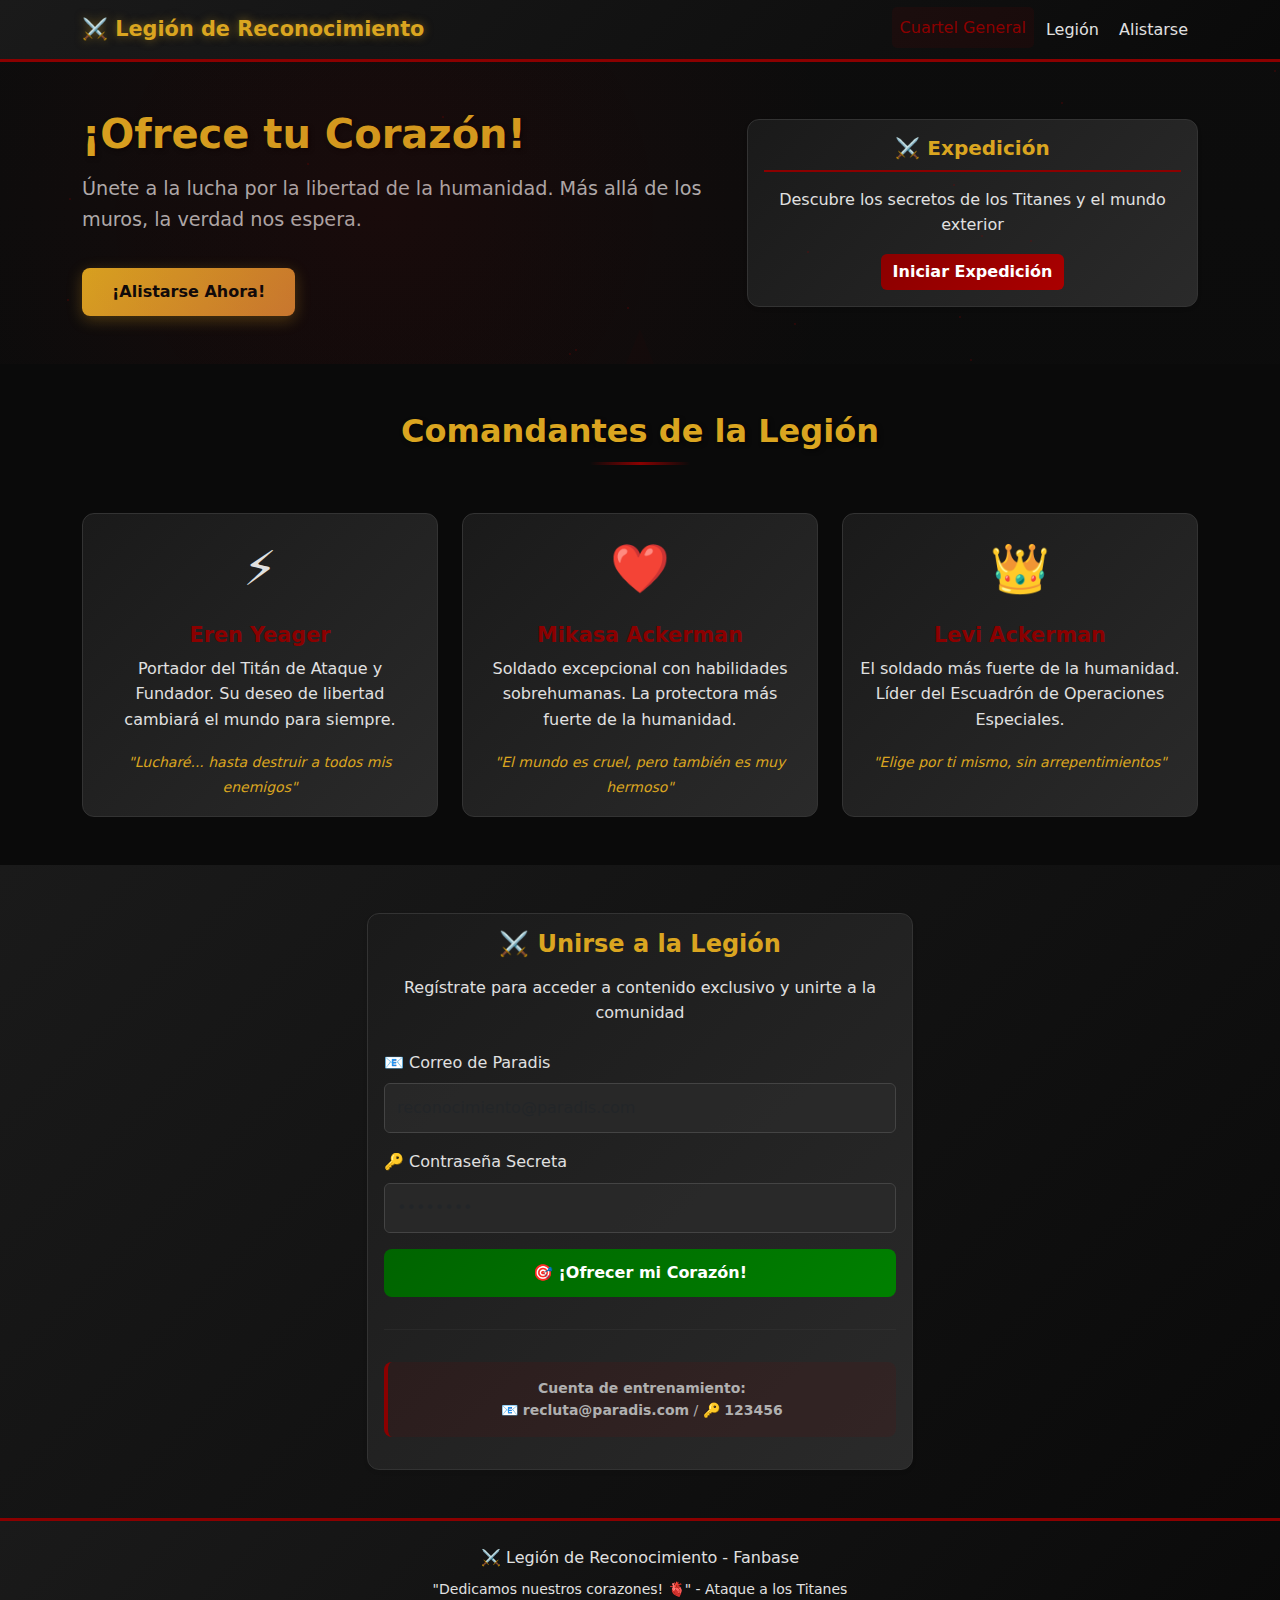
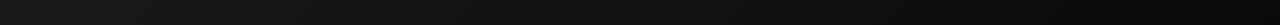
<file: bootstrap-js-practice/index.html>
<!DOCTYPE html>
<html lang="es">
<head>
  <meta charset="UTF-8">
  <meta name="viewport" content="width=device-width, initial-scale=1.0">
  <title>Fanbase - Ataque a los Titanes</title>
  <link rel="stylesheet" href="https://cdn.jsdelivr.net/npm/bootstrap@5.3.3/dist/css/bootstrap.min.css">
  <link rel="stylesheet" href="css/estilo.css">
</head>
<body>
  <nav class="navbar navbar-expand-lg navbar-dark titan-navbar">
    <div class="container">
      <a href="index.html" class="navbar-brand titan-logo">⚔️ Legión de Reconocimiento</a>
      <button class="navbar-toggler" type="button" data-bs-toggle="collapse" data-bs-target="#navMenu" aria-controls="navMenu" aria-expanded="false" aria-label="Toggle navigation">
        <span class="navbar-toggler-icon"></span>
      </button>
      <div class="collapse navbar-collapse" id="navMenu">
        <ul class="navbar-nav ms-auto">
          <li class="nav-item"><a class="nav-link active" href="#">Cuartel General</a></li>
          <li class="nav-item"><a class="nav-link" href="#personajes">Legión</a></li>
          <li class="nav-item"><a class="nav-link" href="#unirse">Alistarse</a></li>
        </ul>
      </div>
    </div>
  </nav>

  <header class="py-5 titan-header">
    <div class="container">
      <div class="row align-items-center">
        <div class="col-md-7">
          <h1 class="display-6 titan-title">¡Ofrece tu Corazón!</h1>
          <p class="lead titan-subtitle">Únete a la lucha por la libertad de la humanidad. Más allá de los muros, la verdad nos espera.</p>
          <a class="btn btn-warning btn-titan">¡Alistarse Ahora!</a>
        </div>
        <div class="col-md-5 d-none d-md-block">
          <div class="card shadow-sm titan-card">
            <div class="card-body text-center">
              <h5 class="card-title titan-card-title">⚔️ Expedición</h5>
              <p class="card-text">Descubre los secretos de los Titanes y el mundo exterior</p>
              <button class="btn btn-danger btn-titan-action" id="openExampleBtn">Iniciar Expedición</button>
            </div>
          </div>
        </div>
      </div>
    </div>
  </header>
  
  <section id="personajes" class="py-5 titan-section">
    <div class="container">
      <h2 class="text-center mb-5 section-title">Comandantes de la Legión</h2>
      <div class="row text-center gy-4">
        <div class="col-md-4">
          <div class="card h-100 titan-card">
            <div class="card-body">
              <div class="character-icon">⚡</div>
              <h5 class="card-title character-name">Eren Yeager</h5>
              <p class="card-text">Portador del Titán de Ataque y Fundador. Su deseo de libertad cambiará el mundo para siempre.</p>
              <small class="text-titan">"Lucharé... hasta destruir a todos mis enemigos"</small>
            </div>
          </div>
        </div>
        <div class="col-md-4">
          <div class="card h-100 titan-card">
            <div class="card-body">
              <div class="character-icon">❤️</div>
              <h5 class="card-title character-name">Mikasa Ackerman</h5>
              <p class="card-text">Soldado excepcional con habilidades sobrehumanas. La protectora más fuerte de la humanidad.</p>
              <small class="text-titan">"El mundo es cruel, pero también es muy hermoso"</small>
            </div>
          </div>
        </div>
        <div class="col-md-4">
          <div class="card h-100 titan-card">
            <div class="card-body">
              <div class="character-icon">👑</div>
              <h5 class="card-title character-name">Levi Ackerman</h5>
              <p class="card-text">El soldado más fuerte de la humanidad. Líder del Escuadrón de Operaciones Especiales.</p>
              <small class="text-titan">"Elige por ti mismo, sin arrepentimientos"</small>
            </div>
          </div>
        </div>
      </div>
    </div>
  </section>

  <section id="unirse" class="py-5 titan-join">
    <div class="container">
      <div class="row justify-content-center">
        <div class="col-md-6">
          <div class="card shadow-sm titan-card">
            <div class="card-body">
              <h4 class="card-title mb-3 text-center join-title">⚔️ Unirse a la Legión</h4>
              <p class="text-center mb-4">Regístrate para acceder a contenido exclusivo y unirte a la comunidad</p>

              <div id="alertContainer"></div>

              <form id="loginForm" novalidate>
                <div class="mb-3">
                  <label for="email" class="form-label">📧 Correo de Paradis</label>
                  <input type="email" class="form-control titan-input" id="email" placeholder="reconocimiento@paradis.com" required>
                  <div class="invalid-feedback">Por favor ingresa un correo válido de Paradis</div>
                </div>
                <div class="mb-3">
                  <label for="password" class="form-label">🔑 Contraseña Secreta</label>
                  <input type="password" class="form-control titan-input" id="password" placeholder="••••••••" minlength="6" required>
                  <div class="invalid-feedback">La contraseña debe tener al menos 6 caracteres</div>
                </div>
                <div class="d-grid gap-2">
                  <button type="submit" class="btn btn-success btn-titan-submit">🎯 ¡Ofrecer mi Corazón!</button>
                </div>
              </form>

              <hr class="titan-hr">
              <p class="small text-center trial-account">
                <strong>Cuenta de entrenamiento:</strong><br>
                📧 <strong>recluta@paradis.com</strong> / 🔑 <strong>123456</strong>
              </p>
            </div>
          </div>
        </div>
      </div>
    </div>
  </section>

  <div id="customModal" class="modal-custom" aria-hidden="true">
    <div class="modal-content-custom">
      <button class="modal-close" id="modalClose">×</button>
      <h5 id="modalTitle" class="modal-title-custom">🏰 Iniciar Expedición</h5>
      <p id="modalBody">¿Estás listo para explorar más allá de los muros? Esta expedición revelará secretos sobre los Titanes y la verdad del mundo.</p>
      <div class="text-end">
        <button class="btn btn-secondary btn-modal-cancel" id="modalCancel">Retroceder</button>
        <button class="btn btn-danger btn-modal-ok" id="modalOk">¡Avanzar!</button>
      </div>
    </div>
  </div>

  <footer class="py-4 text-center titan-footer">
    <div class="container">
      <p class="mb-2">⚔️ Legión de Reconocimiento - Fanbase</p>
      <p class="small mb-0">"Dedicamos nuestros corazones! 🫀" - Ataque a los Titanes</p>
    </div>
  </footer>

  <script src="https://cdn.jsdelivr.net/npm/bootstrap@5.3.3/dist/js/bootstrap.bundle.min.js"></script>
  <script src="js/script.js"></script>
</body>
</html>
</file>
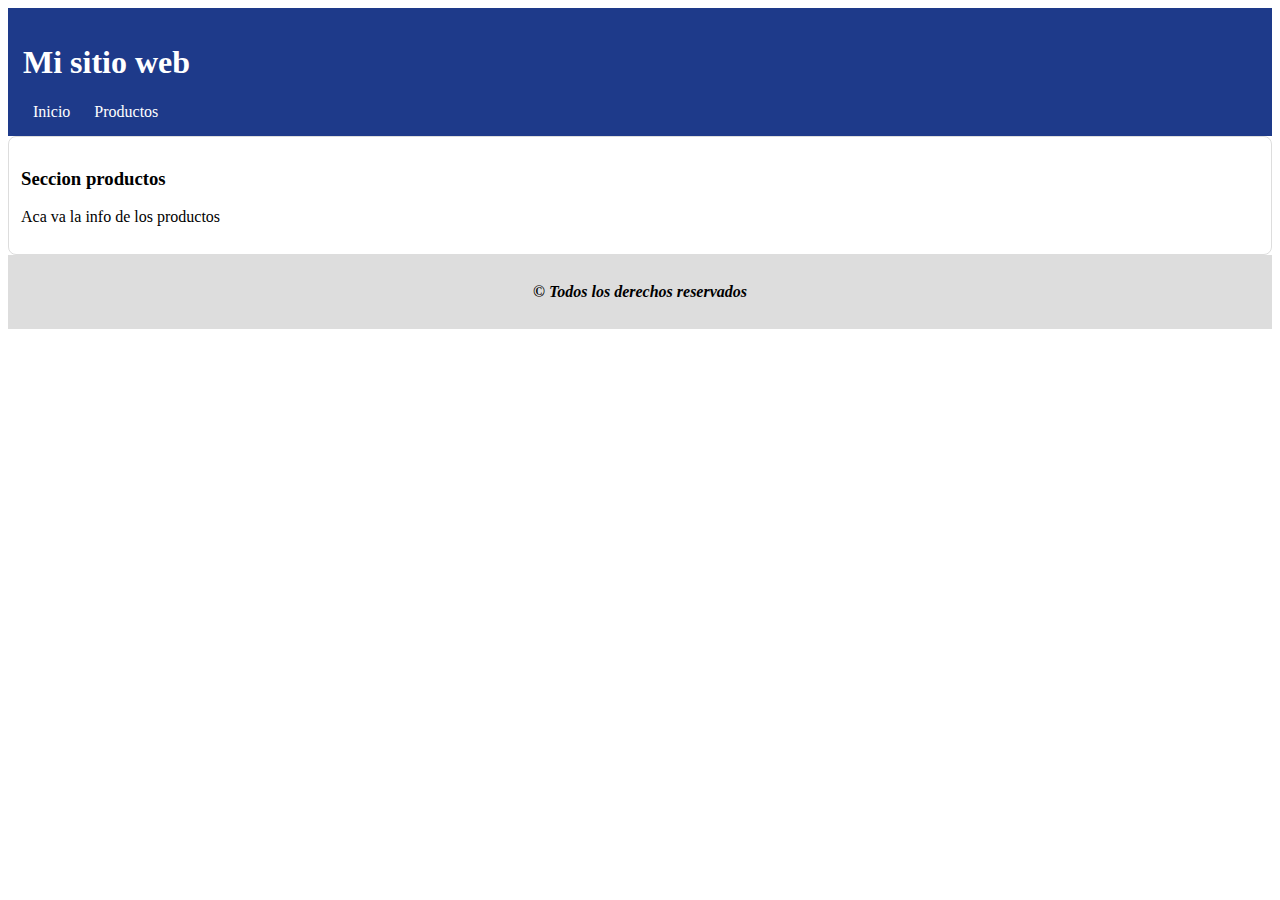
<file: guia3/parte1/index.html>
<!DOCTYPE html>
<html lang="es">
<head>
    <meta charset="UTF-8">
    <meta name="viewport" content="width=device-width, initial-scale=1.0">
    <title>Componentes</title>
    <link rel="stylesheet" href="css/components.css">
</head>
<body>
    <div id="header"></div>
    <div id="content"></div>
    <div id="footer"></div>

</body>
<script src="js/components.js"></script>
<script src="js/principal.js"></script>
<script src="js/products.js"></script>
</html>
</file>
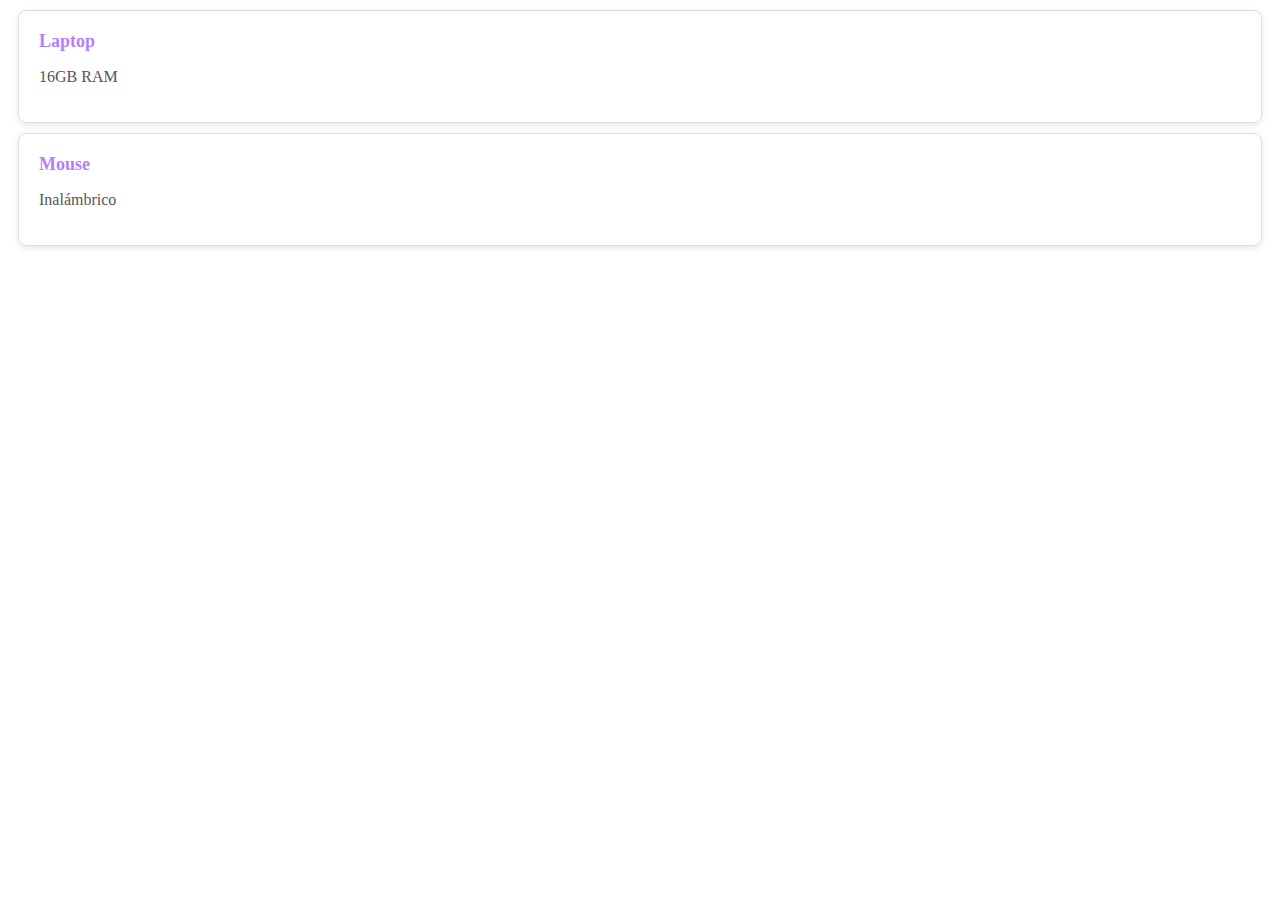
<file: guia3/parte2/index.html>
<!DOCTYPE html>
<html lang="es">
<head>
    <meta charset="UTF-8">
    <meta name="viewport" content="width=device-width, initial-scale=1.0">
    <title>Componentes parte 2</title>
    <link rel="stylesheet" href="css/template.css">
</head>
<body>
    <template id="card-template">
        <div class="app-card">
            <h2 class="title"></h2>
            <p class="desc"></p>
        </div>
    </template>

    <div id="contenedor"></div>
</body>
<script src="js/template.js"></script>
</html>
</file>
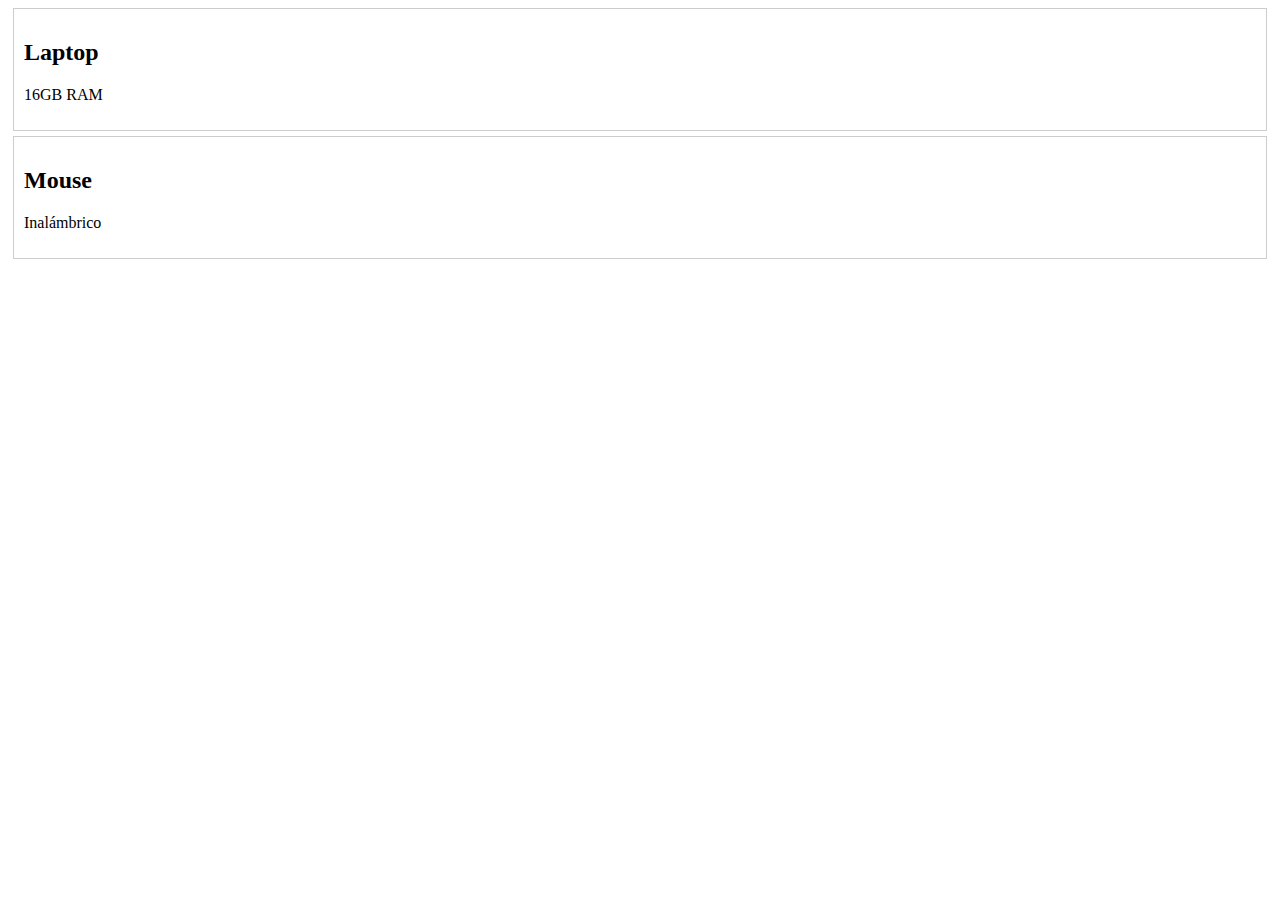
<file: guia3/parte3/index.html>
<!DOCTYPE html>
<html lang="en">

<head>
    <meta charset="UTF-8">
    <meta name="viewport" content="width=device-width, initial-scale=1.0">
    <title>Componentes parte 3</title>
</head>

<body>
    <mi-card titulo="Laptop" descripcion="16GB RAM"></mi-card>
    <mi-card titulo="Mouse" descripcion="Inalámbrico"></mi-card>

</body>
<script src="js/component.js"></script>

</html>
</file>
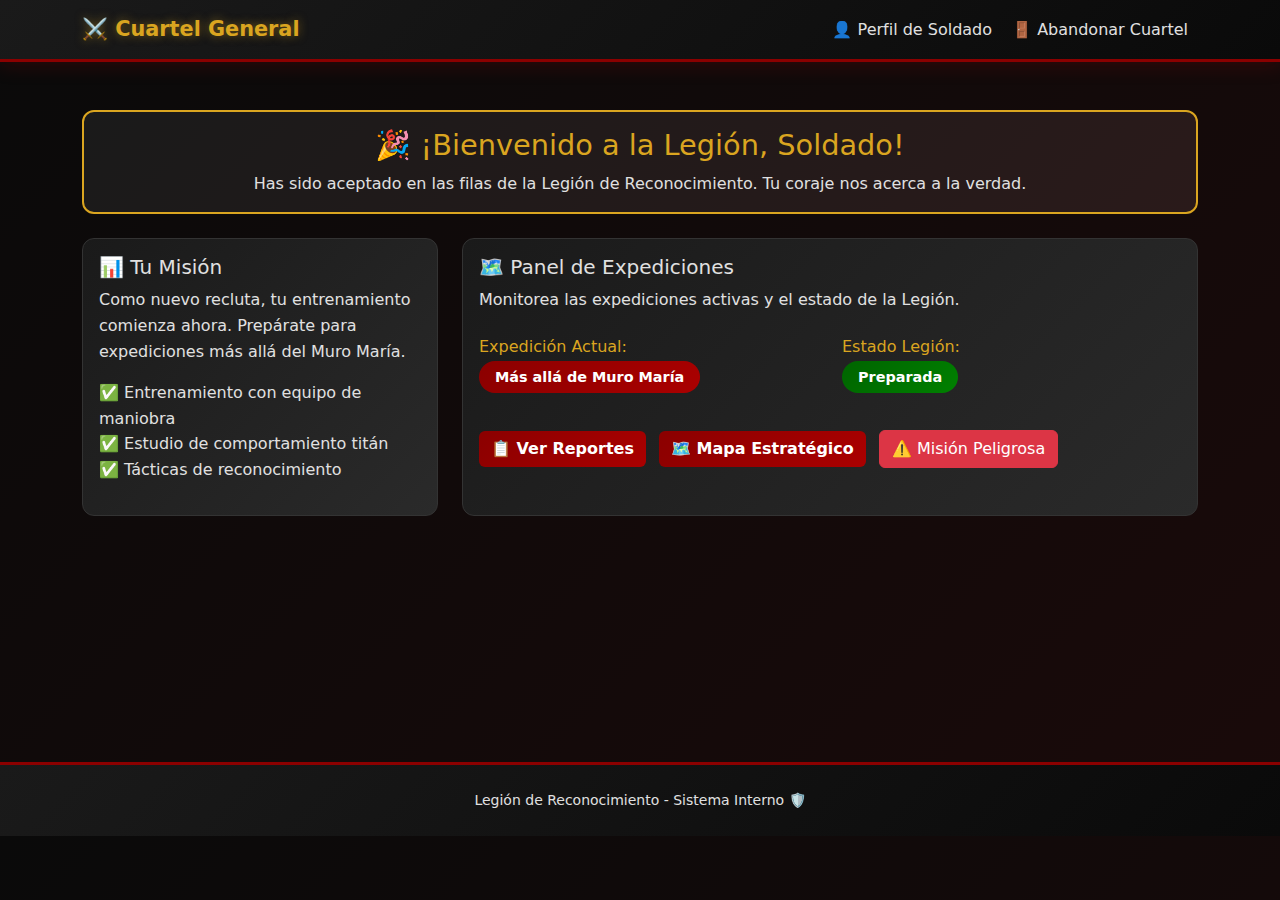
<file: bootstrap-js-practice/dashboard.html>
<!DOCTYPE html>
<html lang="es">
<head>
    <meta charset="UTF-8">
    <meta name="viewport" content="width=device-width, initial-scale=1.0">
    <title>Dashboard - Legión de Reconocimiento</title>
    <link href="https://cdn.jsdelivr.net/npm/bootstrap@5.3.3/dist/css/bootstrap.min.css" rel="stylesheet">
    <link rel="stylesheet" href="css/estilo.css">
</head>
<body class="dashboard-body">
    <nav class="navbar navbar-expand-lg navbar-dark titan-navbar">
        <div class="container">
            <a class="navbar-brand titan-logo" href="index.html">⚔️ Cuartel General</a>
            <div class="collapse navbar-collapse">
                <ul class="navbar-nav ms-auto">
                    <li class="nav-item"><a class="nav-link" href="#">👤 Perfil de Soldado</a></li>
                    <li class="nav-item"><a class="nav-link" id="logoutBtn" href="#">🚪 Abandonar Cuartel</a></li>
                </ul>
            </div>
        </div>
    </nav>

    <main class="py-5 dashboard-main">
        <div class="container">
            <div class="row mb-4">
                <div class="col-12">
                    <div class="card titan-card welcome-card">
                        <div class="card-body text-center">
                            <h3 class="card-title">🎉 ¡Bienvenido a la Legión, Soldado!</h3>
                            <p class="card-text">Has sido aceptado en las filas de la Legión de Reconocimiento. Tu coraje nos acerca a la verdad.</p>
                        </div>
                    </div>
                </div>
            </div>
            
            <div class="row gy-4">
                <div class="col-md-4">
                    <div class="card h-100 titan-card">
                        <div class="card-body">
                            <h5 class="card-title">📊 Tu Misión</h5>
                            <p class="card-text">Como nuevo recluta, tu entrenamiento comienza ahora. Prepárate para expediciones más allá del Muro María.</p>
                            <ul class="list-unstyled mt-3">
                                <li>✅ Entrenamiento con equipo de maniobra</li>
                                <li>✅ Estudio de comportamiento titán</li>
                                <li>✅ Tácticas de reconocimiento</li>
                            </ul>
                        </div>
                    </div>
                </div>
                <div class="col-md-8">
                    <div class="card h-100 titan-card">
                        <div class="card-body">
                            <h5 class="card-title">🗺️ Panel de Expediciones</h5>
                            <p class="card-text">Monitorea las expediciones activas y el estado de la Legión.</p>
                            
                            <div class="row mt-4">
                                <div class="col-md-6">
                                    <div class="expedition-status">
                                        <h6>Expedición Actual:</h6>
                                        <span class="status-badge status-active">Más allá de Muro María</span>
                                    </div>
                                </div>
                                <div class="col-md-6">
                                    <div class="expedition-status">
                                        <h6>Estado Legión:</h6>
                                        <span class="status-badge status-ready">Preparada</span>
                                    </div>
                                </div>
                            </div>
                            
                            <div class="mt-4">
                                <button class="btn btn-warning me-2 btn-titan-action">📋 Ver Reportes</button>
                                <button class="btn btn-info me-2 btn-titan-action">🗺️ Mapa Estratégico</button>
                                <button class="btn btn-danger" id="dangerAction">⚠️ Misión Peligrosa</button>
                            </div>
                        </div>
                    </div>
                </div>
            </div>
        </div>
    </main>

    <div id="customModal" class="modal-custom" aria-hidden="true">
        <div class="modal-content-custom">
            <button class="modal-close" id="modalClose">×</button>
            <h5 id="modalTitle" class="modal-title-custom">⚠️ Misión Peligrosa</h5>
            <p id="modalBody">Esta operación tiene alto riesgo de bajas. ¿Estás preparado para ofrecer tu corazón por la humanidad?</p>
            <div class="text-end">
                <button class="btn btn-secondary btn-modal-cancel" id="modalCancel">Retroceder</button>
                <button class="btn btn-danger btn-modal-ok" id="modalOk">¡Aceptar Misión!</button>
            </div>
        </div>
    </div>

    <footer class="py-4 text-center titan-footer">
        <div class="container">
            <p class="small mb-0">Legión de Reconocimiento - Sistema Interno 🛡️</p>
        </div>
    </footer>

    <script src="https://cdn.jsdelivr.net/npm/bootstrap@5.3.3/dist/js/bootstrap.bundle.min.js"></script>
    <script src="js/script.js"></script>
</body>
</html>
</file>
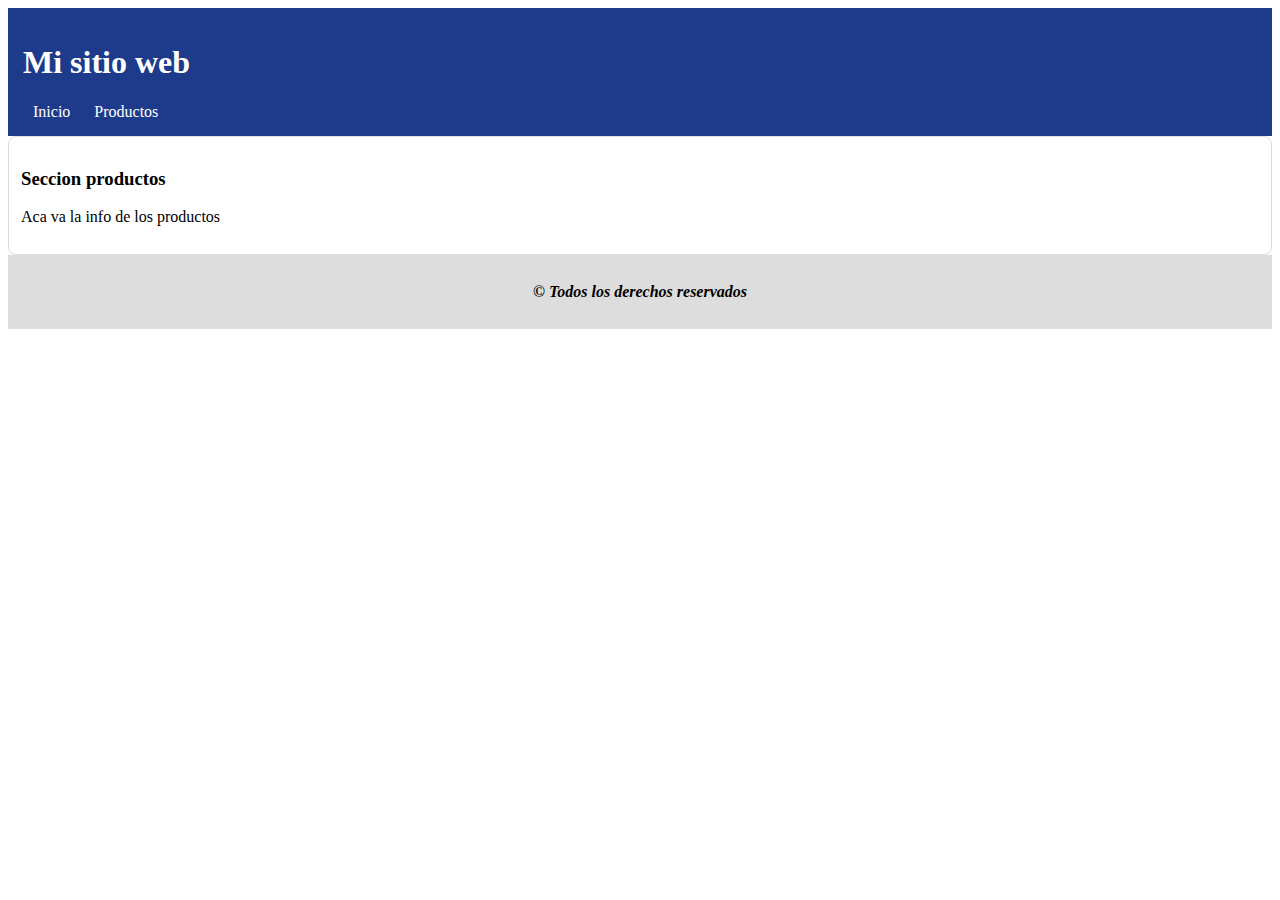
<file: guia3/parte1/products.html>
<!DOCTYPE html>
<html lang="en">
<head>
    <meta charset="UTF-8">
    <meta name="viewport" content="width=device-width, initial-scale=1.0">
    <title>Seccion Productos</title>
    <link rel="stylesheet" href="css/components.css">
</head>
<body>
    <div id="header"></div>
    <div id="content"></div>
    <div id="footer"></div>
</body>
<script src="js/components.js"></script>
<script src="js/products.js"></script>
</html>
</file>
<file: bootstrap-js-practice/css/estilo.css>
/* Estilos principales para la Fanbase de Ataque a los Titanes */
:root {
    --titan-red: #8b0000;
    --titan-dark: #0a0a0a;
    --titan-gray: #1a1a1a;
    --titan-light: #2a2a2a;
    --titan-text: #e0e0e0;
    --titan-gold: #daa520;
    --titan-bronze: #cd7f32;
}

body {
    font-family: 'Segoe UI', system-ui, -apple-system, sans-serif;
    margin: 0;
    padding: 0;
    background-color: var(--titan-dark);
    color: var(--titan-text);
    line-height: 1.6;
}

/* Navbar */
.titan-navbar {
    background: linear-gradient(135deg, var(--titan-gray) 0%, var(--titan-dark) 100%) ;
    border-bottom: 3px solid var(--titan-red);
    box-shadow: 0 2px 20px rgba(139, 0, 0, 0.3);
}

.titan-logo {
    font-weight: bold;
    color: var(--titan-gold) ;
    text-shadow: 0 0 10px rgba(218, 165, 32, 0.5);
    font-size: 1.3rem;
}

.navbar-nav .nav-link {
    color: var(--titan-text) ;
    font-weight: 500;
    transition: all 0.3s ease;
    border-radius: 5px;
    margin: 0 2px;
}

.navbar-nav .nav-link:hover,
.navbar-nav .nav-link.active {
    color: var(--titan-red) ;
    background: rgba(139, 0, 0, 0.1);
    transform: translateY(-2px);
}

/* Header */
.titan-header {
    background: linear-gradient(rgba(10, 10, 10, 0.85), rgba(10, 10, 10, 0.9)),
                url('data:image/svg+xml;utf8,<svg xmlns="http://www.w3.org/2000/svg" width="120" height="120" viewBox="0 0 120 120"><rect width="120" height="120" fill="%231a1a1a"/><path d="M60,25 L70,50 L95,55 L75,75 L80,100 L60,85 L40,100 L45,75 L25,55 L50,50 Z" fill="%238b0000" opacity="0.3"/></svg>');
    background-size: cover;
    position: relative;
    overflow: hidden;
}

.titan-header::before {
    content: '';
    position: absolute;
    top: 0;
    left: 0;
    right: 0;
    bottom: 0;
    background: radial-gradient(circle at 30% 50%, rgba(139, 0, 0, 0.1) 0%, transparent 50%);
}

.titan-title {
    color: var(--titan-gold);
    font-weight: bold;
    text-shadow: 2px 2px 4px rgba(0, 0, 0, 0.5);
    margin-bottom: 1rem;
}

.titan-subtitle {
    color: #b0b0b0;
    font-size: 1.2rem;
    margin-bottom: 2rem;
}

/* Botones */
.btn-titan {
    background: linear-gradient(135deg, var(--titan-gold), var(--titan-bronze));
    border: none;
    color: var(--titan-dark);
    font-weight: bold;
    padding: 12px 30px;
    border-radius: 8px;
    transition: all 0.3s ease;
    box-shadow: 0 4px 15px rgba(218, 165, 32, 0.3);
}

.btn-titan:hover {
    transform: translateY(-3px);
    box-shadow: 0 6px 20px rgba(218, 165, 32, 0.4);
    color: var(--titan-dark);
}

.btn-titan-action {
    background: linear-gradient(135deg, var(--titan-red), #a00);
    border: none;
    color: white;
    font-weight: bold;
    border-radius: 6px;
    transition: all 0.3s ease;
}

.btn-titan-action:hover {
    background: linear-gradient(135deg, #a00, var(--titan-red));
    transform: translateY(-2px);
    box-shadow: 0 4px 15px rgba(139, 0, 0, 0.4);
    color: white;
}

.btn-titan-submit {
    background: linear-gradient(135deg, #006400, #008000);
    border: none;
    font-weight: bold;
    padding: 12px;
    border-radius: 8px;
    transition: all 0.3s ease;
}

.btn-titan-submit:hover {
    background: linear-gradient(135deg, #008000, #006400);
    transform: translateY(-2px);
    box-shadow: 0 4px 15px rgba(0, 100, 0, 0.4);
}

/* Cards */
.titan-card {
    background: linear-gradient(135deg, var(--titan-gray), var(--titan-light));
    border: 1px solid #333;
    border-radius: 12px;
    transition: all 0.3s ease;
    color: var(--titan-text);
}

.titan-card:hover {
    transform: translateY(-8px);
    box-shadow: 0 12px 30px rgba(139, 0, 0, 0.25);
    border-color: var(--titan-red);
}

.titan-card-title {
    color: var(--titan-gold);
    font-weight: bold;
    border-bottom: 2px solid var(--titan-red);
    padding-bottom: 10px;
    margin-bottom: 15px;
}

/* Secciones */
.titan-section {
    background-color: var(--titan-dark);
    position: relative;
}

.titan-join {
    background: linear-gradient(135deg, var(--titan-gray) 0%, var(--titan-dark) 100%);
}

.section-title {
    color: var(--titan-gold);
    font-weight: bold;
    text-shadow: 2px 2px 4px rgba(0, 0, 0, 0.5);
    position: relative;
    padding-bottom: 15px;
}

.section-title::after {
    content: '';
    position: absolute;
    bottom: 0;
    left: 50%;
    transform: translateX(-50%);
    width: 100px;
    height: 3px;
    background: linear-gradient(90deg, transparent, var(--titan-red), transparent);
}

/* Personajes */
.character-icon {
    font-size: 3rem;
    margin-bottom: 1rem;
}

.character-name {
    color: var(--titan-red);
    font-weight: bold;
    font-size: 1.3rem;
}

.text-titan {
    color: var(--titan-gold);
    font-style: italic;
}

/* Formularios */
.titan-input {
    background-color: rgba(42, 42, 42, 0.8) ;
    border: 1px solid #444 !important;
    color: var(--titan-text) !important;
    border-radius: 6px;
    padding: 12px;
    transition: all 0.3s ease;
}

.titan-input:focus {
    border-color: var(--titan-red) ;
    box-shadow: 0 0 0 0.2rem rgba(139, 0, 0, 0.25) ;
    background-color: var(--titan-light) ;
}

.join-title {
    color: var(--titan-gold);
    font-weight: bold;
    font-size: 1.5rem;
}

.titan-hr {
    border-color: #444;
    margin: 2rem 0;
}

.trial-account {
    color: #b0b0b0;
    background: rgba(139, 0, 0, 0.1);
    padding: 15px;
    border-radius: 8px;
    border-left: 4px solid var(--titan-red);
}

/* Modal */
.modal-custom {
    position: fixed;
    inset: 0;
    display: none;
    align-items: center;
    justify-content: center;
    background: rgba(0, 0, 0, 0.85);
    z-index: 1050;
    backdrop-filter: blur(5px);
}

.modal-custom.show {
    display: flex;
    animation: modalFadeIn 0.3s ease;
}

@keyframes modalFadeIn {
    from { opacity: 0; }
    to { opacity: 1; }
}

.modal-content-custom {
    background: linear-gradient(135deg, var(--titan-gray), var(--titan-light));
    padding: 2rem;
    max-width: 500px;
    width: 90%;
    border-radius: 12px;
    box-shadow: 0 20px 40px rgba(139, 0, 0, 0.3);
    border: 1px solid var(--titan-red);
    color: var(--titan-text);
    position: relative;
}

.modal-title-custom {
    color: var(--titan-gold);
    font-weight: bold;
    margin-bottom: 1rem;
    border-bottom: 2px solid var(--titan-red);
    padding-bottom: 10px;
}

.modal-close {
    background: transparent;
    border: none;
    font-size: 1.5rem;
    position: absolute;
    right: 1rem;
    top: 1rem;
    color: var(--titan-text);
    cursor: pointer;
    transition: color 0.3s ease;
}

.modal-close:hover {
    color: var(--titan-red);
}

.btn-modal-ok {
    background: linear-gradient(135deg, var(--titan-red), #a00);
    border: none;
    font-weight: bold;
}

.btn-modal-cancel {
    background: #444;
    border: none;
    color: var(--titan-text);
}

/* Alertas */
.alert-dynamic {
    margin-bottom: 1rem;
    border-radius: 8px;
    border: none;
    font-weight: 500;
}

/* Footer */
.titan-footer {
    background: linear-gradient(135deg, var(--titan-gray) 0%, var(--titan-dark) 100%);
    border-top: 3px solid var(--titan-red);
    color: var(--titan-text);
}

/* Dashboard específico */
.dashboard-body {
    background: linear-gradient(135deg, var(--titan-dark) 0%, #1a0a0a 100%);
}

.dashboard-main {
    min-height: calc(100vh - 200px);
}

.welcome-card {
    background: linear-gradient(135deg, var(--titan-gray), #2a1a1a);
    border: 2px solid var(--titan-gold);
}

.welcome-card .card-title {
    color: var(--titan-gold);
    font-size: 1.8rem;
}

.status-badge {
    padding: 8px 16px;
    border-radius: 20px;
    font-weight: bold;
    font-size: 0.9rem;
}

.status-active {
    background: linear-gradient(135deg, var(--titan-red), #a00);
    color: white;
}

.status-ready {
    background: linear-gradient(135deg, #006400, #008000);
    color: white;
}

.expedition-status {
    margin-bottom: 1rem;
}

.expedition-status h6 {
    color: var(--titan-gold);
    margin-bottom: 0.5rem;
}

/* Responsive */
@media (max-width: 768px) {
    .display-6 {
        font-size: 1.8rem;
    }
    
    .titan-subtitle {
        font-size: 1.1rem;
    }
    
    .btn-titan {
        padding: 10px 20px;
        font-size: 0.9rem;
    }
    
    .character-icon {
        font-size: 2.5rem;
    }
}

@media (max-width: 576px) {
    .display-6 {
        font-size: 1.5rem;
    }
    
    .titan-logo {
        font-size: 1.1rem;
    }
    
    .modal-content-custom {
        padding: 1.5rem;
        margin: 1rem;
    }
}
</file>
<file: guia3/parte1/css/components.css>
/*Estilos para el componente header*/
.app-header{
    background-color: #1e3a8a;
    color: #fff;
    padding: 15px;
}

.app-header nav a {
    color: #fff;
    margin: 0 10px;
    text-decoration: none;
}

.app-header nav a:hover {
    text-decoration: underline;
}

/*Estilos para el content*/
.app-content {
    margin: 10;
    border: 1px solid #ddd;
    border-radius: 8px;
    padding: 12px;
}

.app-content h1 {
    margin: 0;
    font-size: 18px;
    color: #1e3a8a;
}

/*Estilos para el footer*/
.app-footer {
    background-color: #ddd;
    padding: 12px;
    font-style: italic;
    font-weight: bold;
    text-align: center;
}
</file>
<file: guia3/parte2/css/template.css>
.app-card {
    border: 1px solid #ddd;
    border-radius: 8px;
    padding: 20px;
    margin: 10px;
    box-shadow: 0px 2px 6px rgba(0, 0, 0, 0.1);
}

.app-card h2{
    margin: 0;
    font-size: 18px;
    color: rgb(182, 127, 255);
}

.app-card p{
    color: #555;
}

.app-card img{
    width: 100%;
    height: 200px;
    border-radius: 20%;
    object-fit: cover;
    object-position: center;
}

.price {
    color: #0eea3e;
    font-weight: bold;
}
</file>
